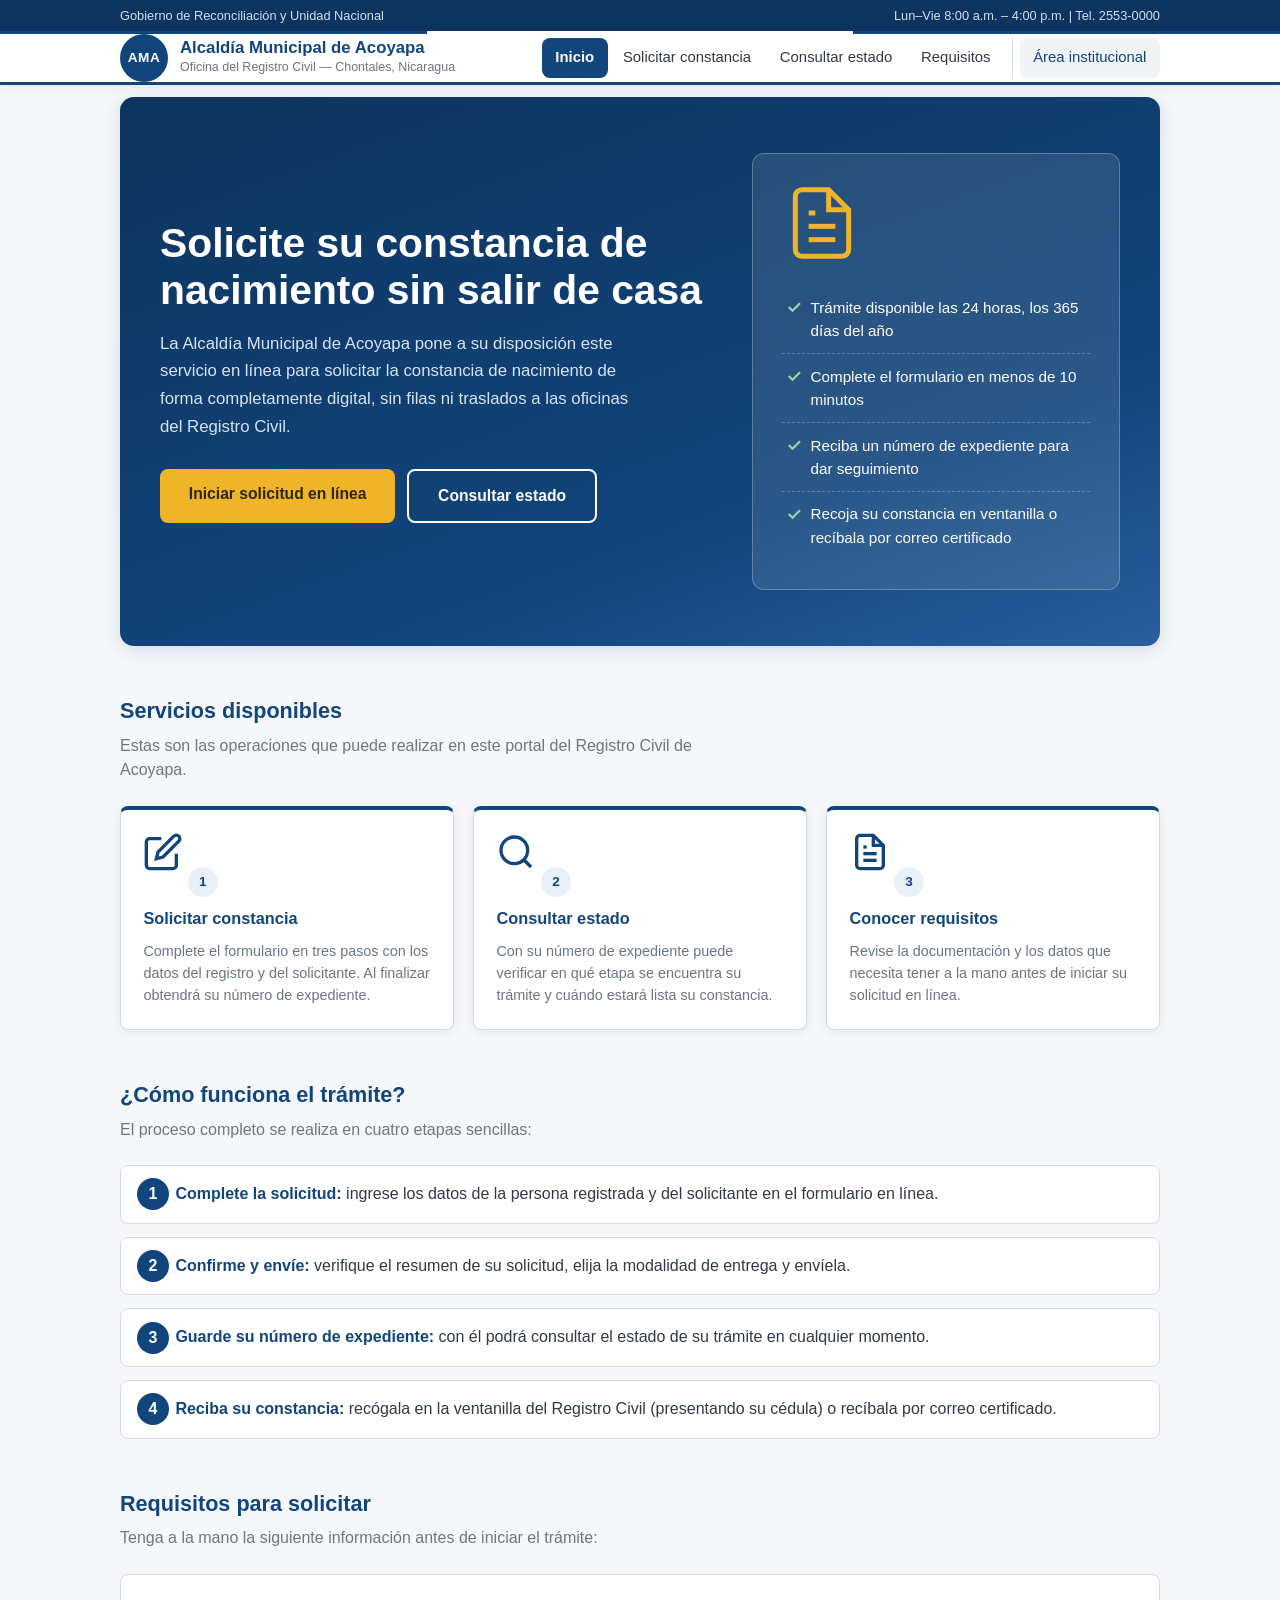
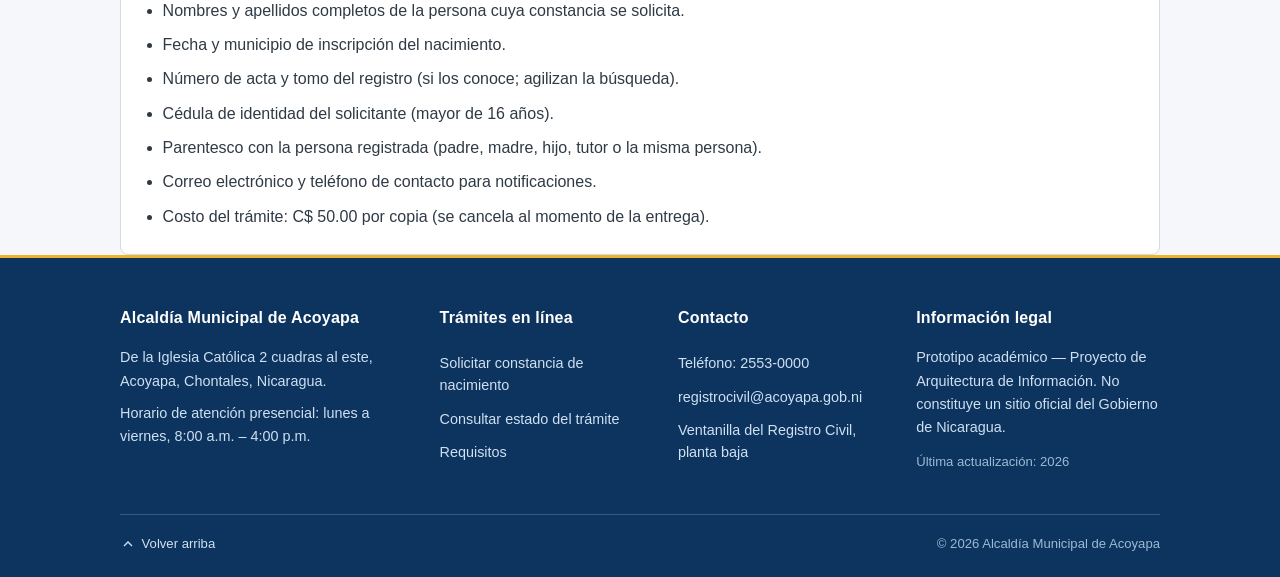
<file: index.html>
<!DOCTYPE html>
<html lang="es">
<head>
  <meta charset="UTF-8">
  <meta name="viewport" content="width=device-width, initial-scale=1.0">
  <title>Constancia de Nacimiento en Línea — Alcaldía Municipal de Acoyapa</title>
  <meta name="description" content="Solicite su constancia de nacimiento en línea ante la Alcaldía Municipal de Acoyapa, Chontales, Nicaragua. Trámite 100% digital.">
  <link rel="stylesheet" href="css/style.css">
</head>
<body>

  <div class="topbar">
    <div class="contenedor">
      <span>Gobierno de Reconciliación y Unidad Nacional</span>
      <span>Lun–Vie 8:00 a.m. – 4:00 p.m. | Tel. 2553-0000</span>
    </div>
  </div>

  <header>
    <div class="contenedor header-interno">
      <a class="marca" href="index.html">
        <div class="escudo">AMA</div>
        <div>
          <h1>Alcaldía Municipal de Acoyapa</h1>
          <span>Oficina del Registro Civil — Chontales, Nicaragua</span>
        </div>
      </a>
      <button class="boton-menu" id="botonMenu" aria-label="Abrir menú" aria-expanded="false" aria-controls="navPrincipal">
        <svg class="icono-menu" viewBox="0 0 24 24" fill="none" stroke="currentColor" stroke-width="2" stroke-linecap="round" aria-hidden="true">
          <line x1="4" y1="6" x2="20" y2="6"/>
          <line x1="4" y1="12" x2="20" y2="12"/>
          <line x1="4" y1="18" x2="20" y2="18"/>
        </svg>
      </button>
      <nav class="principal" id="navPrincipal" aria-label="Navegación principal">
        <ul>
          <li><a href="index.html" class="activo">Inicio</a></li>
          <li><a href="solicitud.html">Solicitar constancia</a></li>
          <li><a href="consulta.html">Consultar estado</a></li>
          <li><a href="requisitos.html">Requisitos</a></li>
          <li class="institucional"><a href="admin.html">Área institucional</a></li>
        </ul>
      </nav>
    </div>
  </header>

  <main class="contenedor">

    <!-- Presentación del servicio -->
    <section class="hero">
      <div>
        <h2>Solicite su constancia de nacimiento sin salir de casa</h2>
        <p>La Alcaldía Municipal de Acoyapa pone a su disposición este servicio en línea
           para solicitar la constancia de nacimiento de forma completamente digital,
           sin filas ni traslados a las oficinas del Registro Civil.</p>
        <div class="hero-ctas">
          <a class="btn btn-acento" href="solicitud.html">Iniciar solicitud en línea</a>
          <a class="btn btn-contorno" href="consulta.html" style="color:#fff;border-color:#fff">Consultar estado</a>
        </div>
      </div>
      <div class="hero-ilustracion">
        <svg class="icono" width="80" height="80" viewBox="0 0 24 24" fill="none" stroke="currentColor" stroke-width="1.5" style="margin-bottom:1rem;color:#f0b429" aria-hidden="true">
          <path d="M14 2H6a2 2 0 0 0-2 2v16a2 2 0 0 0 2 2h12a2 2 0 0 0 2-2V8z"/>
          <polyline points="14 2 14 8 20 8"/>
          <line x1="16" y1="13" x2="8" y2="13"/>
          <line x1="16" y1="17" x2="8" y2="17"/>
          <polyline points="10 9 9 9 8 9"/>
        </svg>
        <ul>
          <li>Trámite disponible las 24 horas, los 365 días del año</li>
          <li>Complete el formulario en menos de 10 minutos</li>
          <li>Reciba un número de expediente para dar seguimiento</li>
          <li>Recoja su constancia en ventanilla o recíbala por correo certificado</li>
        </ul>
      </div>
    </section>

    <!-- Qué puede hacer en el portal -->
    <section class="seccion">
      <h3>Servicios disponibles</h3>
      <p>Estas son las operaciones que puede realizar en este portal del Registro Civil de Acoyapa.</p>
      <div class="tarjetas">
        <a class="tarjeta" href="solicitud.html">
          <svg class="icono" viewBox="0 0 24 24" fill="none" stroke="currentColor" stroke-width="2" aria-hidden="true">
            <path d="M11 4H4a2 2 0 0 0-2 2v14a2 2 0 0 0 2 2h14a2 2 0 0 0 2-2v-7"/>
            <path d="M18.5 2.5a2.121 2.121 0 0 1 3 3L12 15l-4 1 1-4 9.5-9.5z"/>
          </svg>
          <span class="numero">1</span>
          <h4>Solicitar constancia</h4>
          <p>Complete el formulario en tres pasos con los datos del registro y del solicitante.
             Al finalizar obtendrá su número de expediente.</p>
        </a>
        <a class="tarjeta" href="consulta.html">
          <svg class="icono" viewBox="0 0 24 24" fill="none" stroke="currentColor" stroke-width="2" aria-hidden="true">
            <circle cx="11" cy="11" r="8"/>
            <line x1="21" y1="21" x2="16.65" y2="16.65"/>
          </svg>
          <span class="numero">2</span>
          <h4>Consultar estado</h4>
          <p>Con su número de expediente puede verificar en qué etapa se encuentra su trámite
             y cuándo estará lista su constancia.</p>
        </a>
        <a class="tarjeta" href="requisitos.html">
          <svg class="icono" viewBox="0 0 24 24" fill="none" stroke="currentColor" stroke-width="2" aria-hidden="true">
            <path d="M14 2H6a2 2 0 0 0-2 2v16a2 2 0 0 0 2 2h12a2 2 0 0 0 2-2V8z"/>
            <polyline points="14 2 14 8 20 8"/>
            <line x1="16" y1="13" x2="8" y2="13"/>
            <line x1="16" y1="17" x2="8" y2="17"/>
            <polyline points="10 9 9 9 8 9"/>
          </svg>
          <span class="numero">3</span>
          <h4>Conocer requisitos</h4>
          <p>Revise la documentación y los datos que necesita tener a la mano antes de
             iniciar su solicitud en línea.</p>
        </a>
      </div>
    </section>

    <!-- Cómo funciona -->
    <section class="seccion">
      <h3>¿Cómo funciona el trámite?</h3>
      <p>El proceso completo se realiza en cuatro etapas sencillas:</p>
      <div class="pasos">
        <div class="paso"><strong>Complete la solicitud:</strong> ingrese los datos de la persona registrada
          y del solicitante en el formulario en línea.</div>
        <div class="paso"><strong>Confirme y envíe:</strong> verifique el resumen de su solicitud,
          elija la modalidad de entrega y envíela.</div>
        <div class="paso"><strong>Guarde su número de expediente:</strong> con él podrá consultar
          el estado de su trámite en cualquier momento.</div>
        <div class="paso"><strong>Reciba su constancia:</strong> recógala en la ventanilla del Registro Civil
          (presentando su cédula) o recíbala por correo certificado.</div>
      </div>
    </section>

    <!-- Requisitos -->
    <section class="seccion" id="requisitos">
      <h3>Requisitos para solicitar</h3>
      <p>Tenga a la mano la siguiente información antes de iniciar el trámite:</p>
      <ul class="requisitos-lista">
        <li>Nombres y apellidos completos de la persona cuya constancia se solicita.</li>
        <li>Fecha y municipio de inscripción del nacimiento.</li>
        <li>Número de acta y tomo del registro (si los conoce; agilizan la búsqueda).</li>
        <li>Cédula de identidad del solicitante (mayor de 16 años).</li>
        <li>Parentesco con la persona registrada (padre, madre, hijo, tutor o la misma persona).</li>
        <li>Correo electrónico y teléfono de contacto para notificaciones.</li>
        <li>Costo del trámite: C$ 50.00 por copia (se cancela al momento de la entrega).</li>
      </ul>
    </section>

  </main>

  <footer>
    <div class="contenedor">
      <div class="footer-grid">
        <div class="footer-col footer-institucion">
          <h5>Alcaldía Municipal de Acoyapa</h5>
          <p class="footer-direccion">De la Iglesia Católica 2 cuadras al este, Acoyapa, Chontales, Nicaragua.</p>
          <p class="footer-horario">Horario de atención presencial: lunes a viernes, 8:00 a.m. – 4:00 p.m.</p>
        </div>
        <div class="footer-col">
          <h5>Trámites en línea</h5>
          <ul>
            <li><a href="solicitud.html">Solicitar constancia de nacimiento</a></li>
            <li><a href="consulta.html">Consultar estado del trámite</a></li>
            <li><a href="requisitos.html">Requisitos</a></li>
          </ul>
        </div>
        <div class="footer-col">
          <h5>Contacto</h5>
          <ul>
            <li><a href="tel:2553-0000">Teléfono: 2553-0000</a></li>
            <li><a href="mailto:registrocivil@acoyapa.gob.ni">registrocivil@acoyapa.gob.ni</a></li>
            <li>Ventanilla del Registro Civil, planta baja</li>
          </ul>
        </div>
        <div class="footer-col footer-legal-col">
          <h5>Información legal</h5>
          <p>Prototipo académico — Proyecto de Arquitectura de Información. No constituye un sitio oficial del Gobierno de Nicaragua.</p>
          <p class="footer-actualizacion">Última actualización: 2026</p>
        </div>
      </div>
      <div class="footer-bottom">
        <a href="#" class="volver-arriba" id="volverArriba">
          <svg viewBox="0 0 24 24" fill="none" stroke="currentColor" stroke-width="2" aria-hidden="true">
            <polyline points="18 15 12 9 6 15"></polyline>
          </svg>
          Volver arriba
        </a>
        <span class="footer-copy">© 2026 Alcaldía Municipal de Acoyapa</span>
      </div>
    </div>
  </footer>

  <script src="js/validaciones.js"></script>
  <script src="js/main.js"></script>
</body>
</html>
</file>
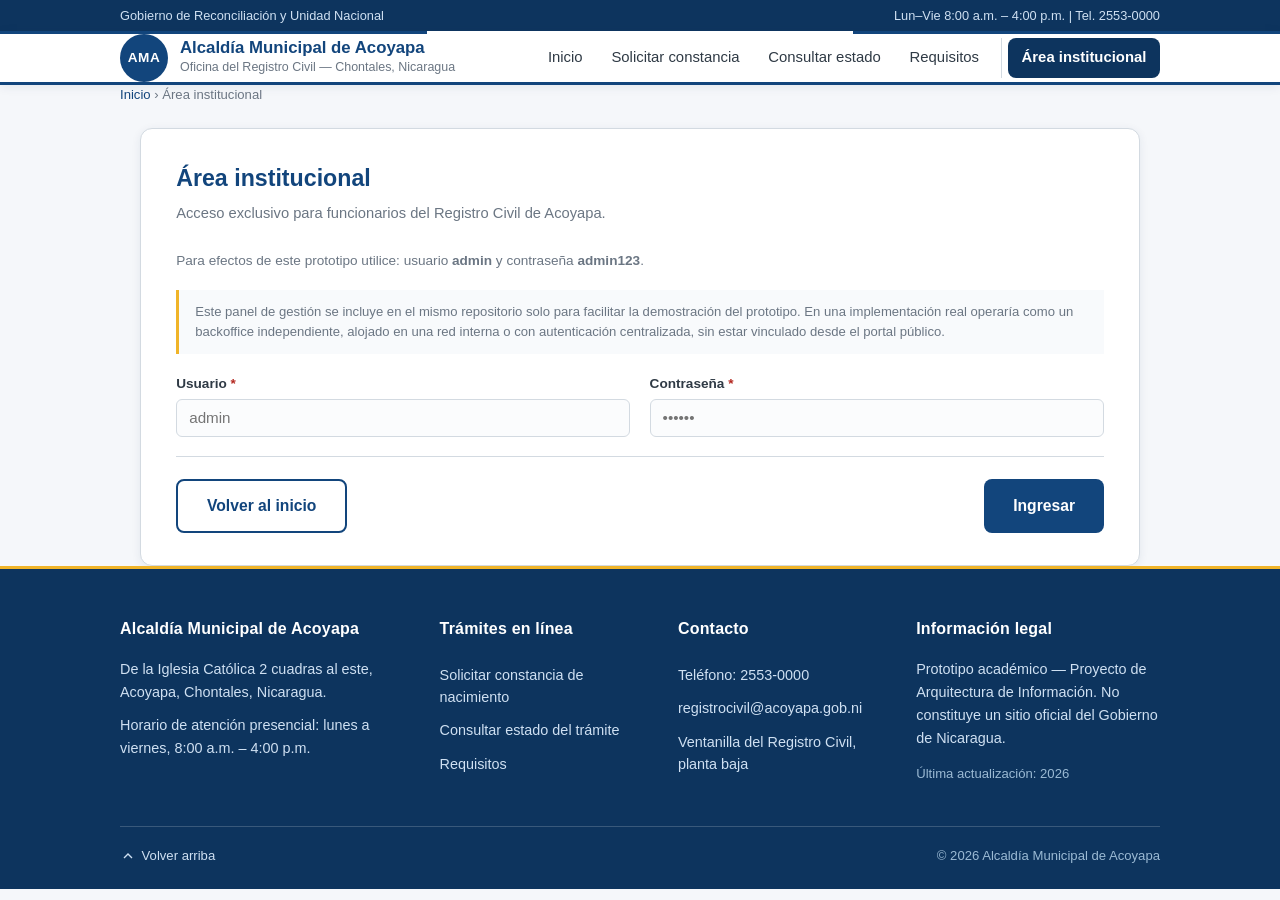
<file: admin.html>
<!DOCTYPE html>
<html lang="es">
<head>
  <meta charset="UTF-8">
  <meta name="viewport" content="width=device-width, initial-scale=1.0">
  <title>Área institucional — Alcaldía Municipal de Acoyapa</title>
  <meta name="description" content="Panel administrativo para funcionarios del Registro Civil de Acoyapa. Gestión de solicitudes de constancia de nacimiento.">
  <link rel="stylesheet" href="css/style.css">
</head>
<body>

  <div class="topbar">
    <div class="contenedor">
      <span>Gobierno de Reconciliación y Unidad Nacional</span>
      <span>Lun–Vie 8:00 a.m. – 4:00 p.m. | Tel. 2553-0000</span>
    </div>
  </div>

  <header>
    <div class="contenedor header-interno">
      <a class="marca" href="index.html">
        <div class="escudo">AMA</div>
        <div>
          <h1>Alcaldía Municipal de Acoyapa</h1>
          <span>Oficina del Registro Civil — Chontales, Nicaragua</span>
        </div>
      </a>
      <button class="boton-menu" id="botonMenu" aria-label="Abrir menú" aria-expanded="false" aria-controls="navPrincipal">
        <svg class="icono-menu" viewBox="0 0 24 24" fill="none" stroke="currentColor" stroke-width="2" stroke-linecap="round" aria-hidden="true">
          <line x1="4" y1="6" x2="20" y2="6"/>
          <line x1="4" y1="12" x2="20" y2="12"/>
          <line x1="4" y1="18" x2="20" y2="18"/>
        </svg>
      </button>
      <nav class="principal" id="navPrincipal" aria-label="Navegación principal">
        <ul>
          <li><a href="index.html">Inicio</a></li>
          <li><a href="solicitud.html">Solicitar constancia</a></li>
          <li><a href="consulta.html">Consultar estado</a></li>
          <li><a href="requisitos.html">Requisitos</a></li>
          <li class="institucional"><a href="admin.html" class="activo">Área institucional</a></li>
        </ul>
      </nav>
    </div>
  </header>

  <main class="contenedor">

    <nav class="migas" aria-label="Migas de pan">
      <a href="index.html">Inicio</a> &rsaquo; Área institucional
    </nav>

    <div class="panel-form panel-admin">

      <!-- Login -->
      <section id="seccionLogin">
        <h2>Área institucional</h2>
        <p class="sub">Acceso exclusivo para funcionarios del Registro Civil de Acoyapa.</p>
        <p class="login-inst">Para efectos de este prototipo utilice: usuario <strong>admin</strong> y contraseña <strong>admin123</strong>.</p>
        <p class="nota-prototipo">Este panel de gestión se incluye en el mismo repositorio solo para facilitar la demostración del prototipo. En una implementación real operaría como un backoffice independiente, alojado en una red interna o con autenticación centralizada, sin estar vinculado desde el portal público.</p>

        <form id="formLogin" novalidate>
          <div class="grupo-campos">
            <div class="campo">
              <label for="usuarioAdmin">Usuario <span class="req">*</span></label>
              <input type="text" id="usuarioAdmin" data-validar="admin-usuario" required
                     placeholder="admin" autocomplete="username">
              <span class="mensaje-error"></span>
            </div>
            <div class="campo">
              <label for="claveAdmin">Contraseña <span class="req">*</span></label>
              <input type="password" id="claveAdmin" data-validar="admin-clave" required
                     placeholder="••••••" autocomplete="current-password">
              <span class="mensaje-error"></span>
            </div>
          </div>
          <div class="acciones-form" style="margin-top:1.2rem">
            <a class="btn btn-contorno" href="index.html">Volver al inicio</a>
            <button type="submit" class="btn btn-primario">Ingresar</button>
          </div>
        </form>
      </section>

      <!-- Dashboard -->
      <section id="seccionDashboard" style="display:none">
        <div style="display:flex;justify-content:space-between;align-items:center;flex-wrap:wrap;gap:1rem;margin-bottom:1.2rem">
          <h2>Panel de gestión de trámites</h2>
          <button type="button" class="btn btn-peligro" id="btnLogout">Cerrar sesión</button>
        </div>

        <div class="resumen-stats" id="resumenStats">
          <!-- Se llena con JavaScript -->
        </div>

        <div class="tabla-contenedor">
          <table class="tabla-solicitudes" id="tablaSolicitudes">
            <thead>
              <tr>
                <th>Expediente</th>
                <th>Registrado</th>
                <th>Solicitante</th>
                <th>Cédula</th>
                <th>Fecha</th>
                <th>Estado</th>
                <th>Modalidad</th>
                <th>Acción</th>
              </tr>
            </thead>
            <tbody id="cuerpoTablaSolicitudes">
              <!-- Se llena con JavaScript -->
            </tbody>
          </table>
          <div class="mensaje-vacio" id="mensajeVacio" style="display:none">
            No hay solicitudes registradas en el sistema.
          </div>
        </div>
      </section>

    </div>

  </main>

  <footer>
    <div class="contenedor">
      <div class="footer-grid">
        <div class="footer-col footer-institucion">
          <h5>Alcaldía Municipal de Acoyapa</h5>
          <p class="footer-direccion">De la Iglesia Católica 2 cuadras al este, Acoyapa, Chontales, Nicaragua.</p>
          <p class="footer-horario">Horario de atención presencial: lunes a viernes, 8:00 a.m. – 4:00 p.m.</p>
        </div>
        <div class="footer-col">
          <h5>Trámites en línea</h5>
          <ul>
            <li><a href="solicitud.html">Solicitar constancia de nacimiento</a></li>
            <li><a href="consulta.html">Consultar estado del trámite</a></li>
            <li><a href="requisitos.html">Requisitos</a></li>
          </ul>
        </div>
        <div class="footer-col">
          <h5>Contacto</h5>
          <ul>
            <li><a href="tel:2553-0000">Teléfono: 2553-0000</a></li>
            <li><a href="mailto:registrocivil@acoyapa.gob.ni">registrocivil@acoyapa.gob.ni</a></li>
            <li>Ventanilla del Registro Civil, planta baja</li>
          </ul>
        </div>
        <div class="footer-col footer-legal-col">
          <h5>Información legal</h5>
          <p>Prototipo académico — Proyecto de Arquitectura de Información. No constituye un sitio oficial del Gobierno de Nicaragua.</p>
          <p class="footer-actualizacion">Última actualización: 2026</p>
        </div>
      </div>
      <div class="footer-bottom">
        <a href="#" class="volver-arriba" id="volverArriba">
          <svg viewBox="0 0 24 24" fill="none" stroke="currentColor" stroke-width="2" aria-hidden="true">
            <polyline points="18 15 12 9 6 15"></polyline>
          </svg>
          Volver arriba
        </a>
        <span class="footer-copy">© 2026 Alcaldía Municipal de Acoyapa</span>
      </div>
    </div>
  </footer>

  <script src="js/validaciones.js"></script>
  <script src="js/main.js"></script>
</body>
</html>
</file>
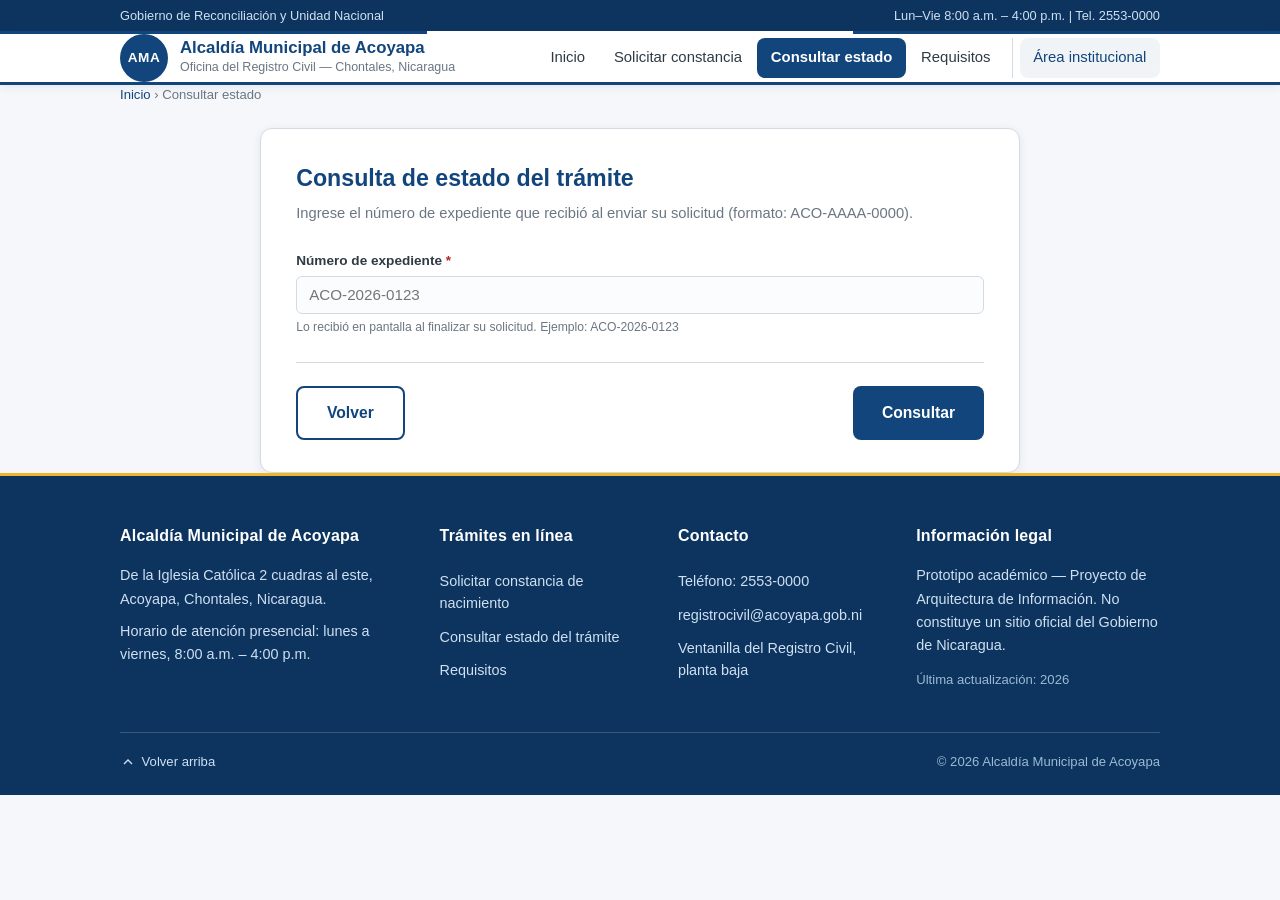
<file: consulta.html>
<!DOCTYPE html>
<html lang="es">
<head>
  <meta charset="UTF-8">
  <meta name="viewport" content="width=device-width, initial-scale=1.0">
  <title>Consultar estado del trámite — Alcaldía Municipal de Acoyapa</title>
  <meta name="description" content="Consulte el estado de su solicitud de constancia de nacimiento con su número de expediente.">
  <link rel="stylesheet" href="css/style.css">
</head>
<body>

  <div class="topbar">
    <div class="contenedor">
      <span>Gobierno de Reconciliación y Unidad Nacional</span>
      <span>Lun–Vie 8:00 a.m. – 4:00 p.m. | Tel. 2553-0000</span>
    </div>
  </div>

  <header>
    <div class="contenedor header-interno">
      <a class="marca" href="index.html">
        <div class="escudo">AMA</div>
        <div>
          <h1>Alcaldía Municipal de Acoyapa</h1>
          <span>Oficina del Registro Civil — Chontales, Nicaragua</span>
        </div>
      </a>
      <button class="boton-menu" id="botonMenu" aria-label="Abrir menú" aria-expanded="false" aria-controls="navPrincipal">
        <svg class="icono-menu" viewBox="0 0 24 24" fill="none" stroke="currentColor" stroke-width="2" stroke-linecap="round" aria-hidden="true">
          <line x1="4" y1="6" x2="20" y2="6"/>
          <line x1="4" y1="12" x2="20" y2="12"/>
          <line x1="4" y1="18" x2="20" y2="18"/>
        </svg>
      </button>
      <nav class="principal" id="navPrincipal" aria-label="Navegación principal">
        <ul>
          <li><a href="index.html">Inicio</a></li>
          <li><a href="solicitud.html">Solicitar constancia</a></li>
          <li><a href="consulta.html" class="activo">Consultar estado</a></li>
          <li><a href="requisitos.html">Requisitos</a></li>
          <li class="institucional"><a href="admin.html">Área institucional</a></li>
        </ul>
      </nav>
    </div>
  </header>

  <main class="contenedor">

    <nav class="migas" aria-label="Migas de pan">
      <a href="index.html">Inicio</a> &rsaquo; Consultar estado
    </nav>

    <div class="panel-form">
      <h2>Consulta de estado del trámite</h2>
      <p class="sub">Ingrese el número de expediente que recibió al enviar su solicitud
        (formato: ACO-AAAA-0000).</p>

      <form id="formConsulta" novalidate>
        <div class="grupo-campos">
          <div class="campo completo">
            <label for="consultaExpediente">Número de expediente <span class="req">*</span></label>
            <input type="text" id="consultaExpediente" data-validar="expediente" required
                   placeholder="ACO-2026-0123" maxlength="13" style="text-transform:uppercase">
            <span class="ayuda">Lo recibió en pantalla al finalizar su solicitud. Ejemplo: ACO-2026-0123</span>
            <span class="mensaje-error"></span>
          </div>
        </div>
        <div class="acciones-form">
          <a class="btn btn-contorno" href="index.html">Volver</a>
          <button type="submit" class="btn btn-primario">Consultar</button>
        </div>
      </form>

      <!-- Resultado de la consulta -->
      <div class="resultado-consulta" id="resultadoConsulta">
        <div id="resultadoEncontrado" style="display:none">
          <h3 style="color:var(--azul); font-size:1.1rem">
            Estado del expediente <span id="expedienteMostrado"></span>
          </h3>
          <div class="resumen" style="margin-bottom:1.2rem">
            <dl>
              <div><dt>Solicitante</dt><dd id="infoSolicitante"></dd></div>
              <div><dt>Cédula</dt><dd id="infoCedula"></dd></div>
              <div><dt>Persona registrada</dt><dd id="infoRegistrado"></dd></div>
              <div><dt>Modalidad de entrega</dt><dd id="infoEntrega"></dd></div>
              <div><dt>Copias solicitadas</dt><dd id="infoCopias"></dd></div>
              <div><dt>Fecha de solicitud</dt><dd id="infoFecha"></dd></div>
            </dl>
          </div>
          <ul class="linea-tiempo" id="lineaTiempo">
            <li data-estado="Recibida">
              <strong>1. Solicitud recibida</strong>
              <span>El sistema registró su solicitud y asignó el número de expediente.</span>
            </li>
            <li data-estado="En revisión">
              <strong>2. Verificación del registro</strong>
              <span>La Oficina del Registro Civil verifica los datos del acta de nacimiento.</span>
            </li>
            <li data-estado="Lista para entrega">
              <strong>3. Constancia lista para entrega</strong>
              <span>Documento disponible según la modalidad de entrega elegida.</span>
            </li>
            <li data-estado="Entregada">
              <strong>4. Constancia entregada</strong>
              <span>El solicitante recibió la constancia según la modalidad elegida.</span>
            </li>
          </ul>
          <p style="margin-top:1rem; background:var(--azul-claro); border-radius:8px; padding:0.9rem 1.1rem; font-size:0.9rem">
            <strong>Estado actual:</strong> <span id="mensajeEstado"></span>
          </p>
        </div>

        <div id="resultadoNoEncontrado" class="aviso-error" style="display:none;background:#fff3f3;border:1px solid #f0c2c2;border-left:5px solid var(--error);border-radius:8px;padding:1.2rem 1.4rem;text-align:center">
          <h3 style="color:var(--error);margin-bottom:0.4rem">Expediente no encontrado</h3>
          <p>No existe una solicitud registrada con el número <strong id="expedienteNoEncontrado"></strong>.</p>
          <p style="font-size:0.85rem;color:var(--gris-suave);margin-top:0.5rem">Verifique que el número de expediente sea correcto o inicie una nueva solicitud.</p>
          <br>
          <a class="btn btn-primario" href="solicitud.html">Nueva solicitud</a>
        </div>
      </div>
    </div>

  </main>

  <footer>
    <div class="contenedor">
      <div class="footer-grid">
        <div class="footer-col footer-institucion">
          <h5>Alcaldía Municipal de Acoyapa</h5>
          <p class="footer-direccion">De la Iglesia Católica 2 cuadras al este, Acoyapa, Chontales, Nicaragua.</p>
          <p class="footer-horario">Horario de atención presencial: lunes a viernes, 8:00 a.m. – 4:00 p.m.</p>
        </div>
        <div class="footer-col">
          <h5>Trámites en línea</h5>
          <ul>
            <li><a href="solicitud.html">Solicitar constancia de nacimiento</a></li>
            <li><a href="consulta.html">Consultar estado del trámite</a></li>
            <li><a href="requisitos.html">Requisitos</a></li>
          </ul>
        </div>
        <div class="footer-col">
          <h5>Contacto</h5>
          <ul>
            <li><a href="tel:2553-0000">Teléfono: 2553-0000</a></li>
            <li><a href="mailto:registrocivil@acoyapa.gob.ni">registrocivil@acoyapa.gob.ni</a></li>
            <li>Ventanilla del Registro Civil, planta baja</li>
          </ul>
        </div>
        <div class="footer-col footer-legal-col">
          <h5>Información legal</h5>
          <p>Prototipo académico — Proyecto de Arquitectura de Información. No constituye un sitio oficial del Gobierno de Nicaragua.</p>
          <p class="footer-actualizacion">Última actualización: 2026</p>
        </div>
      </div>
      <div class="footer-bottom">
        <a href="#" class="volver-arriba" id="volverArriba">
          <svg viewBox="0 0 24 24" fill="none" stroke="currentColor" stroke-width="2" aria-hidden="true">
            <polyline points="18 15 12 9 6 15"></polyline>
          </svg>
          Volver arriba
        </a>
        <span class="footer-copy">© 2026 Alcaldía Municipal de Acoyapa</span>
      </div>
    </div>
  </footer>

  <script src="js/validaciones.js"></script>
  <script src="js/main.js"></script>
</body>
</html>
</file>
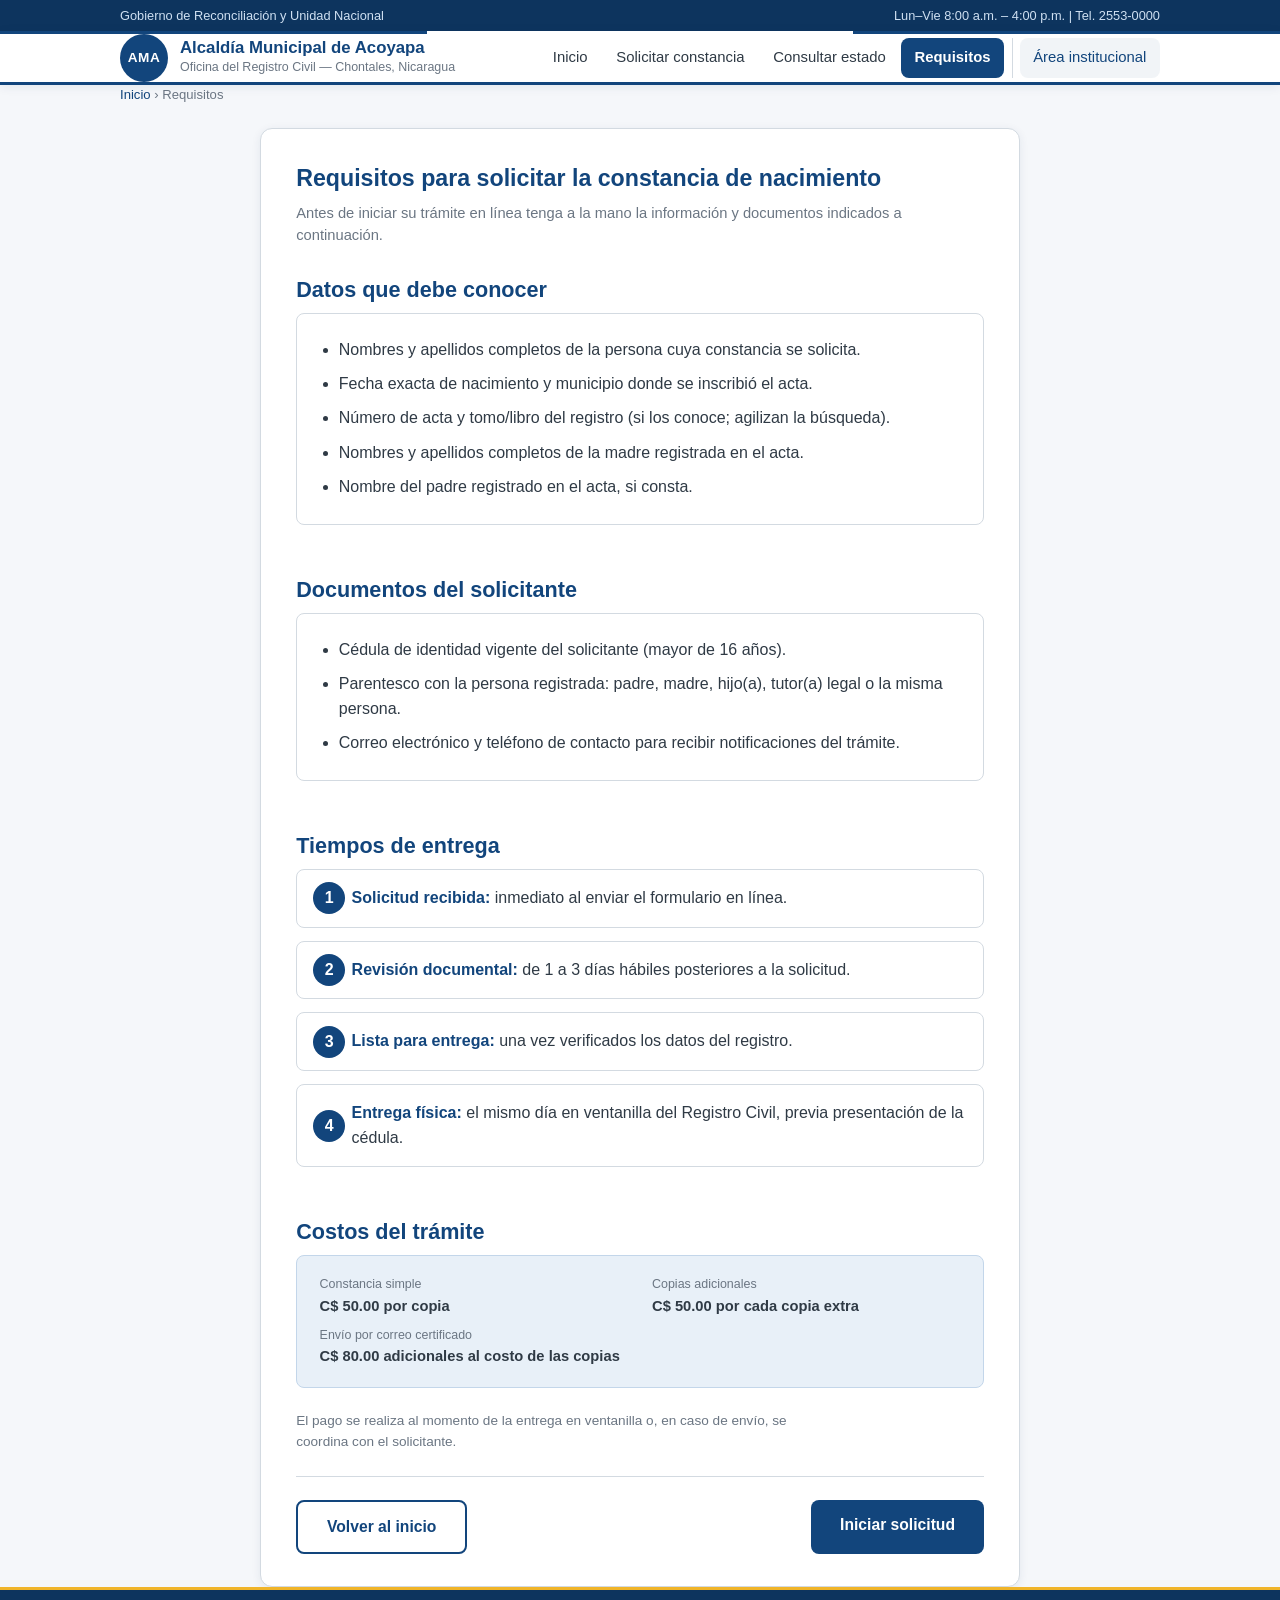
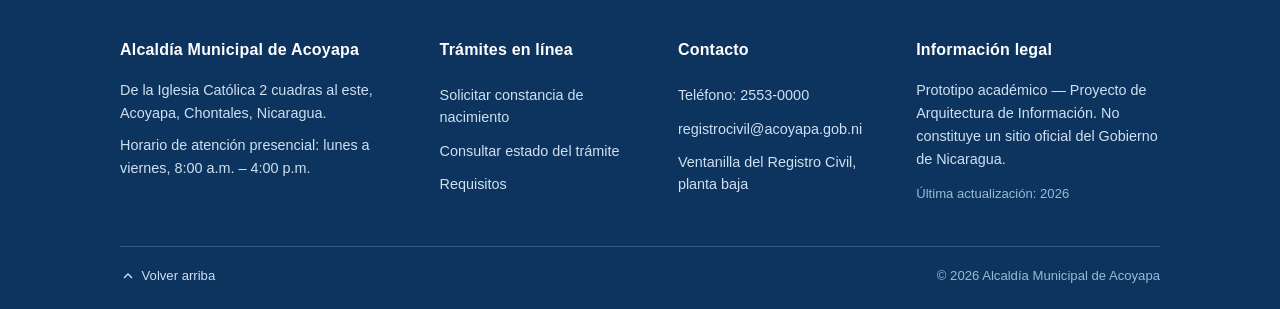
<file: requisitos.html>
<!DOCTYPE html>
<html lang="es">
<head>
  <meta charset="UTF-8">
  <meta name="viewport" content="width=device-width, initial-scale=1.0">
  <title>Requisitos — Constancia de Nacimiento — Alcaldía Municipal de Acoyapa</title>
  <meta name="description" content="Requisitos, documentos, tiempos de entrega y costos para solicitar la constancia de nacimiento en Acoyapa, Chontales.">
  <link rel="stylesheet" href="css/style.css">
</head>
<body>

  <div class="topbar">
    <div class="contenedor">
      <span>Gobierno de Reconciliación y Unidad Nacional</span>
      <span>Lun–Vie 8:00 a.m. – 4:00 p.m. | Tel. 2553-0000</span>
    </div>
  </div>

  <header>
    <div class="contenedor header-interno">
      <a class="marca" href="index.html">
        <div class="escudo">AMA</div>
        <div>
          <h1>Alcaldía Municipal de Acoyapa</h1>
          <span>Oficina del Registro Civil — Chontales, Nicaragua</span>
        </div>
      </a>
      <button class="boton-menu" id="botonMenu" aria-label="Abrir menú" aria-expanded="false" aria-controls="navPrincipal">
        <svg class="icono-menu" viewBox="0 0 24 24" fill="none" stroke="currentColor" stroke-width="2" stroke-linecap="round" aria-hidden="true">
          <line x1="4" y1="6" x2="20" y2="6"/>
          <line x1="4" y1="12" x2="20" y2="12"/>
          <line x1="4" y1="18" x2="20" y2="18"/>
        </svg>
      </button>
      <nav class="principal" id="navPrincipal" aria-label="Navegación principal">
        <ul>
          <li><a href="index.html">Inicio</a></li>
          <li><a href="solicitud.html">Solicitar constancia</a></li>
          <li><a href="consulta.html">Consultar estado</a></li>
          <li><a href="requisitos.html" class="activo">Requisitos</a></li>
          <li class="institucional"><a href="admin.html">Área institucional</a></li>
        </ul>
      </nav>
    </div>
  </header>

  <main class="contenedor">

    <nav class="migas" aria-label="Migas de pan">
      <a href="index.html">Inicio</a> &rsaquo; Requisitos
    </nav>

    <div class="panel-form">
      <h2>Requisitos para solicitar la constancia de nacimiento</h2>
      <p class="sub">Antes de iniciar su trámite en línea tenga a la mano la información y documentos indicados a continuación.</p>

      <section class="seccion" style="margin-top:0">
        <h3>Datos que debe conocer</h3>
        <ul class="requisitos-lista">
          <li>Nombres y apellidos completos de la persona cuya constancia se solicita.</li>
          <li>Fecha exacta de nacimiento y municipio donde se inscribió el acta.</li>
          <li>Número de acta y tomo/libro del registro (si los conoce; agilizan la búsqueda).</li>
          <li>Nombres y apellidos completos de la madre registrada en el acta.</li>
          <li>Nombre del padre registrado en el acta, si consta.</li>
        </ul>
      </section>

      <section class="seccion">
        <h3>Documentos del solicitante</h3>
        <ul class="requisitos-lista">
          <li>Cédula de identidad vigente del solicitante (mayor de 16 años).</li>
          <li>Parentesco con la persona registrada: padre, madre, hijo(a), tutor(a) legal o la misma persona.</li>
          <li>Correo electrónico y teléfono de contacto para recibir notificaciones del trámite.</li>
        </ul>
      </section>

      <section class="seccion">
        <h3>Tiempos de entrega</h3>
        <div class="pasos">
          <div class="paso"><strong>Solicitud recibida:</strong> inmediato al enviar el formulario en línea.</div>
          <div class="paso"><strong>Revisión documental:</strong> de 1 a 3 días hábiles posteriores a la solicitud.</div>
          <div class="paso"><strong>Lista para entrega:</strong> una vez verificados los datos del registro.</div>
          <div class="paso"><strong>Entrega física:</strong> el mismo día en ventanilla del Registro Civil, previa presentación de la cédula.</div>
        </div>
      </section>

      <section class="seccion">
        <h3>Costos del trámite</h3>
        <div class="resumen">
          <dl>
            <div><dt>Constancia simple</dt><dd>C$ 50.00 por copia</dd></div>
            <div><dt>Copias adicionales</dt><dd>C$ 50.00 por cada copia extra</dd></div>
            <div><dt>Envío por correo certificado</dt><dd>C$ 80.00 adicionales al costo de las copias</dd></div>
          </dl>
        </div>
        <p style="font-size:0.85rem;color:var(--gris-suave);margin-top:0.8rem">El pago se realiza al momento de la entrega en ventanilla o, en caso de envío, se coordina con el solicitante.</p>
      </section>

      <div class="acciones-form" style="margin-top:1.5rem">
        <a class="btn btn-contorno" href="index.html">Volver al inicio</a>
        <a class="btn btn-primario" href="solicitud.html">Iniciar solicitud</a>
      </div>
    </div>

  </main>

  <footer>
    <div class="contenedor">
      <div class="footer-grid">
        <div class="footer-col footer-institucion">
          <h5>Alcaldía Municipal de Acoyapa</h5>
          <p class="footer-direccion">De la Iglesia Católica 2 cuadras al este, Acoyapa, Chontales, Nicaragua.</p>
          <p class="footer-horario">Horario de atención presencial: lunes a viernes, 8:00 a.m. – 4:00 p.m.</p>
        </div>
        <div class="footer-col">
          <h5>Trámites en línea</h5>
          <ul>
            <li><a href="solicitud.html">Solicitar constancia de nacimiento</a></li>
            <li><a href="consulta.html">Consultar estado del trámite</a></li>
            <li><a href="requisitos.html">Requisitos</a></li>
          </ul>
        </div>
        <div class="footer-col">
          <h5>Contacto</h5>
          <ul>
            <li><a href="tel:2553-0000">Teléfono: 2553-0000</a></li>
            <li><a href="mailto:registrocivil@acoyapa.gob.ni">registrocivil@acoyapa.gob.ni</a></li>
            <li>Ventanilla del Registro Civil, planta baja</li>
          </ul>
        </div>
        <div class="footer-col footer-legal-col">
          <h5>Información legal</h5>
          <p>Prototipo académico — Proyecto de Arquitectura de Información. No constituye un sitio oficial del Gobierno de Nicaragua.</p>
          <p class="footer-actualizacion">Última actualización: 2026</p>
        </div>
      </div>
      <div class="footer-bottom">
        <a href="#" class="volver-arriba" id="volverArriba">
          <svg viewBox="0 0 24 24" fill="none" stroke="currentColor" stroke-width="2" aria-hidden="true">
            <polyline points="18 15 12 9 6 15"></polyline>
          </svg>
          Volver arriba
        </a>
        <span class="footer-copy">© 2026 Alcaldía Municipal de Acoyapa</span>
      </div>
    </div>
  </footer>

  <script src="js/validaciones.js"></script>
  <script src="js/main.js"></script>
</body>
</html>
</file>
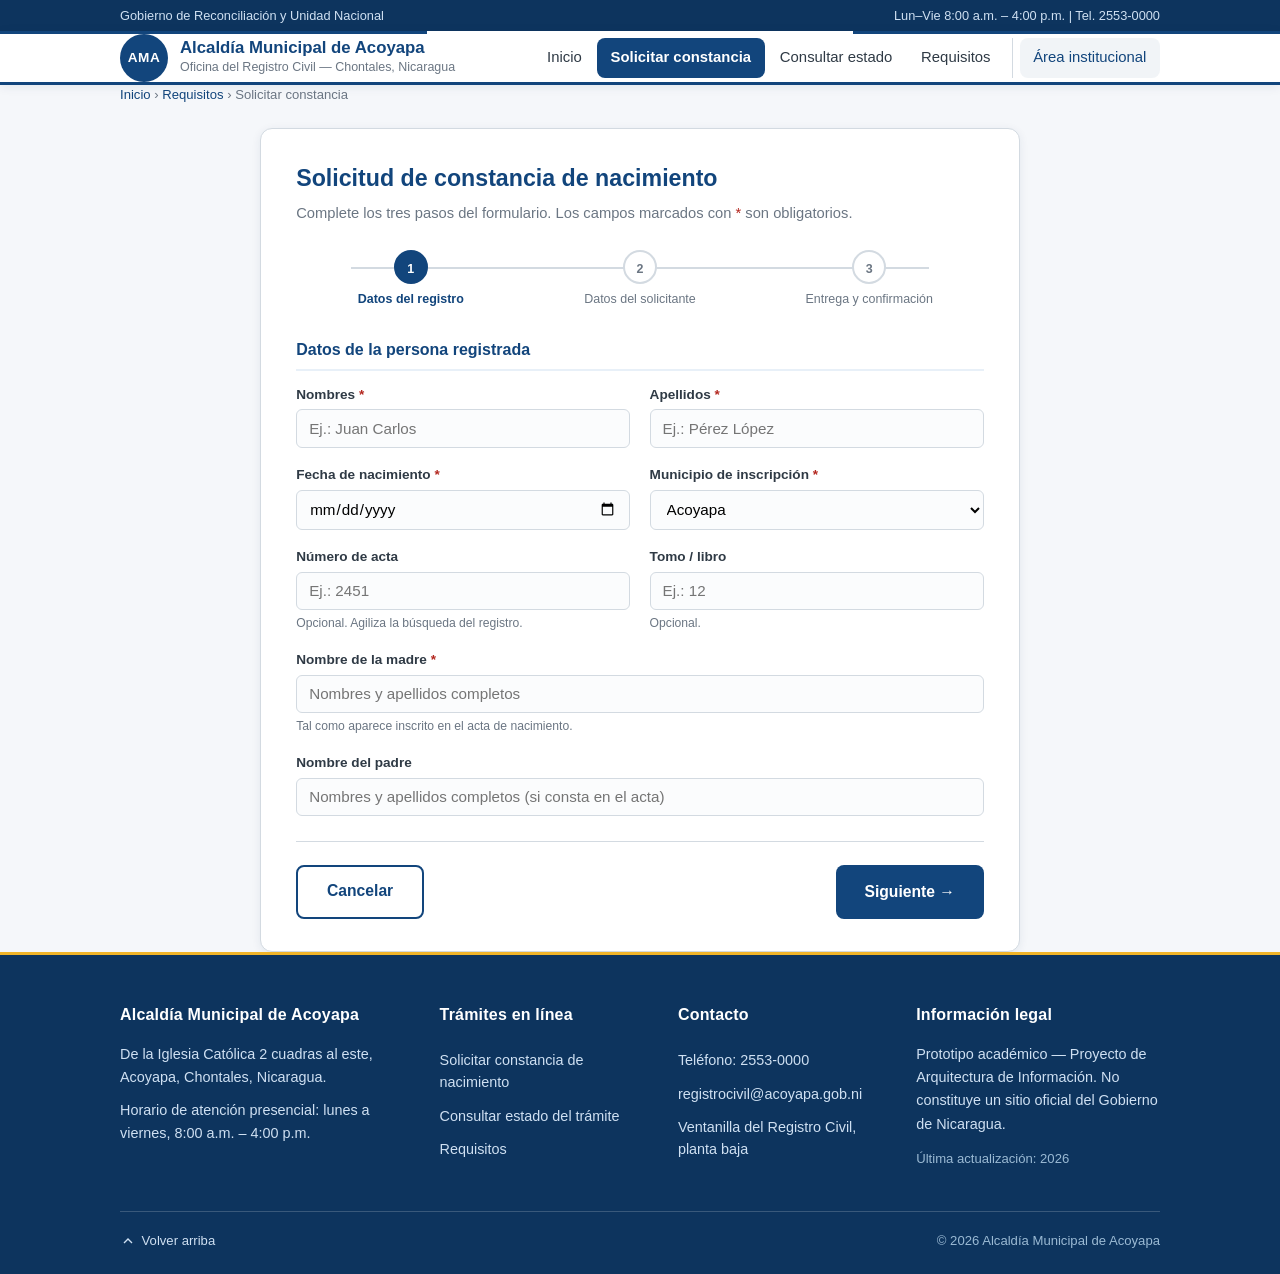
<file: solicitud.html>
<!DOCTYPE html>
<html lang="es">
<head>
  <meta charset="UTF-8">
  <meta name="viewport" content="width=device-width, initial-scale=1.0">
  <title>Solicitar constancia de nacimiento — Alcaldía Municipal de Acoyapa</title>
  <meta name="description" content="Formulario en línea para solicitar la constancia de nacimiento ante el Registro Civil de Acoyapa, Chontales.">
  <link rel="stylesheet" href="css/style.css">
</head>
<body>

  <div class="topbar">
    <div class="contenedor">
      <span>Gobierno de Reconciliación y Unidad Nacional</span>
      <span>Lun–Vie 8:00 a.m. – 4:00 p.m. | Tel. 2553-0000</span>
    </div>
  </div>

  <header>
    <div class="contenedor header-interno">
      <a class="marca" href="index.html">
        <div class="escudo">AMA</div>
        <div>
          <h1>Alcaldía Municipal de Acoyapa</h1>
          <span>Oficina del Registro Civil — Chontales, Nicaragua</span>
        </div>
      </a>
      <button class="boton-menu" id="botonMenu" aria-label="Abrir menú" aria-expanded="false" aria-controls="navPrincipal">
        <svg class="icono-menu" viewBox="0 0 24 24" fill="none" stroke="currentColor" stroke-width="2" stroke-linecap="round" aria-hidden="true">
          <line x1="4" y1="6" x2="20" y2="6"/>
          <line x1="4" y1="12" x2="20" y2="12"/>
          <line x1="4" y1="18" x2="20" y2="18"/>
        </svg>
      </button>
      <nav class="principal" id="navPrincipal" aria-label="Navegación principal">
        <ul>
          <li><a href="index.html">Inicio</a></li>
          <li><a href="solicitud.html" class="activo">Solicitar constancia</a></li>
          <li><a href="consulta.html">Consultar estado</a></li>
          <li><a href="requisitos.html">Requisitos</a></li>
          <li class="institucional"><a href="admin.html">Área institucional</a></li>
        </ul>
      </nav>
    </div>
  </header>

  <main class="contenedor">

    <nav class="migas" aria-label="Migas de pan">
      <a href="index.html">Inicio</a> &rsaquo; <a href="requisitos.html">Requisitos</a> &rsaquo; Solicitar constancia
    </nav>

    <div class="panel-form">
      <h2>Solicitud de constancia de nacimiento</h2>
      <p class="sub">Complete los tres pasos del formulario. Los campos marcados con
        <span style="color:var(--error)">*</span> son obligatorios.</p>

      <!-- Indicador de progreso del asistente -->
      <div class="indicador-pasos" id="indicadorPasos">
        <div class="paso-ind activo"><div class="punto">1</div>Datos del registro</div>
        <div class="paso-ind"><div class="punto">2</div>Datos del solicitante</div>
        <div class="paso-ind"><div class="punto">3</div>Entrega y confirmación</div>
      </div>

      <form id="asistenteSolicitud" novalidate>

        <!-- ============ PASO 1: DATOS DE LA PERSONA REGISTRADA ============ -->
        <section class="paso-form visible" aria-label="Paso 1: Datos de la persona registrada">
          <fieldset>
            <legend>Datos de la persona registrada</legend>
            <div class="grupo-campos">
              <div class="campo">
                <label for="nombreTitular">Nombres <span class="req">*</span></label>
                <input type="text" id="nombreTitular" data-validar="nombre" required
                       placeholder="Ej.: Juan Carlos" autocomplete="given-name">
                <span class="mensaje-error"></span>
              </div>
              <div class="campo">
                <label for="apellidosTitular">Apellidos <span class="req">*</span></label>
                <input type="text" id="apellidosTitular" data-validar="nombre" required
                       placeholder="Ej.: Pérez López" autocomplete="family-name">
                <span class="mensaje-error"></span>
              </div>
              <div class="campo">
                <label for="fechaNacimiento">Fecha de nacimiento <span class="req">*</span></label>
                <input type="date" id="fechaNacimiento" data-validar="fecha-nacimiento" required>
                <span class="mensaje-error"></span>
              </div>
              <div class="campo">
                <label for="municipioRegistro">Municipio de inscripción <span class="req">*</span></label>
                <select id="municipioRegistro" data-validar="seleccion" required>
                  <option value="">Seleccione…</option>
                  <option value="acoyapa" selected>Acoyapa</option>
                  <option value="comalapa">Comalapa</option>
                  <option value="juigalpa">Juigalpa</option>
                  <option value="la-libertad">La Libertad</option>
                  <option value="san-pedro">San Pedro de Lóvago</option>
                  <option value="santo-domingo">Santo Domingo</option>
                  <option value="otro">Otro municipio</option>
                </select>
                <span class="mensaje-error"></span>
              </div>
              <div class="campo">
                <label for="numeroActa">Número de acta</label>
                <input type="text" id="numeroActa" data-validar="numero-acta" inputmode="numeric"
                       placeholder="Ej.: 2451">
                <span class="ayuda">Opcional. Agiliza la búsqueda del registro.</span>
                <span class="mensaje-error"></span>
              </div>
              <div class="campo">
                <label for="tomoActa">Tomo / libro</label>
                <input type="text" id="tomoActa" inputmode="numeric" placeholder="Ej.: 12">
                <span class="ayuda">Opcional.</span>
              </div>
              <div class="campo completo">
                <label for="nombreMadre">Nombre de la madre <span class="req">*</span></label>
                <input type="text" id="nombreMadre" data-validar="nombre" required
                       placeholder="Nombres y apellidos completos">
                <span class="ayuda">Tal como aparece inscrito en el acta de nacimiento.</span>
                <span class="mensaje-error"></span>
              </div>
              <div class="campo completo">
                <label for="nombrePadre">Nombre del padre</label>
                <input type="text" id="nombrePadre" data-validar="nombre"
                       placeholder="Nombres y apellidos completos (si consta en el acta)">
                <span class="mensaje-error"></span>
              </div>
            </div>
          </fieldset>
          <div class="acciones-form">
            <a class="btn btn-contorno" href="index.html">Cancelar</a>
            <button type="button" class="btn btn-primario" data-accion="siguiente">Siguiente &rarr;</button>
          </div>
        </section>

        <!-- ============ PASO 2: DATOS DEL SOLICITANTE ============ -->
        <section class="paso-form" aria-label="Paso 2: Datos del solicitante">
          <fieldset>
            <legend>Datos del solicitante</legend>
            <div class="grupo-campos">
              <div class="campo">
                <label for="nombreSolicitante">Nombres <span class="req">*</span></label>
                <input type="text" id="nombreSolicitante" data-validar="nombre" required
                       placeholder="Ej.: María Fernanda">
                <span class="mensaje-error"></span>
              </div>
              <div class="campo">
                <label for="apellidosSolicitante">Apellidos <span class="req">*</span></label>
                <input type="text" id="apellidosSolicitante" data-validar="nombre" required
                       placeholder="Ej.: Ríos Castillo">
                <span class="mensaje-error"></span>
              </div>
              <div class="campo">
                <label for="cedulaSolicitante">Cédula de identidad <span class="req">*</span></label>
                <input type="text" id="cedulaSolicitante" data-validar="cedula" required
                       placeholder="001-280690-0001A" maxlength="16">
                <span class="ayuda">Se completa el formato automáticamente.</span>
                <span class="mensaje-error"></span>
              </div>
              <div class="campo">
                <label for="parentesco">Parentesco con la persona registrada <span class="req">*</span></label>
                <select id="parentesco" data-validar="seleccion" required>
                  <option value="">Seleccione…</option>
                  <option value="misma-persona">Soy la misma persona</option>
                  <option value="madre">Madre</option>
                  <option value="padre">Padre</option>
                  <option value="hijo">Hijo(a)</option>
                  <option value="tutor">Tutor(a) legal</option>
                </select>
                <span class="mensaje-error"></span>
              </div>
              <div class="campo">
                <label for="telefonoSolicitante">Teléfono <span class="req">*</span></label>
                <input type="tel" id="telefonoSolicitante" data-validar="telefono" required
                       placeholder="8888-8888" autocomplete="tel">
                <span class="mensaje-error"></span>
              </div>
              <div class="campo">
                <label for="correoSolicitante">Correo electrónico <span class="req">*</span></label>
                <input type="email" id="correoSolicitante" data-validar="correo" required
                       placeholder="nombre@correo.com" autocomplete="email">
                <span class="ayuda">Recibirá las notificaciones del trámite.</span>
                <span class="mensaje-error"></span>
              </div>
            </div>
          </fieldset>
          <div class="acciones-form">
            <button type="button" class="btn btn-contorno" data-accion="anterior">&larr; Anterior</button>
            <button type="button" class="btn btn-primario" data-accion="siguiente">Siguiente &rarr;</button>
          </div>
        </section>

        <!-- ============ PASO 3: ENTREGA Y CONFIRMACIÓN ============ -->
        <section class="paso-form" aria-label="Paso 3: Entrega y confirmación">
          <fieldset>
            <legend>Modalidad de entrega</legend>
            <div class="grupo-campos">
              <div class="campo completo">
                <label>¿Cómo desea recibir su constancia? <span class="req">*</span></label>
                <div class="grupo-radio">
                  <label><input type="radio" name="modalidadEntrega" value="Recoger en ventanilla" required>
                    Recoger en ventanilla del Registro Civil</label>
                  <label><input type="radio" name="modalidadEntrega" value="Correo certificado" required>
                    Envío por correo certificado (C$ 80 adicionales)</label>
                </div>
                <span class="mensaje-error"></span>
              </div>
              <div class="campo">
                <label for="numeroCopias">Número de copias <span class="req">*</span></label>
                <select id="numeroCopias" required>
                  <option value="1" selected>1 copia (C$ 50.00)</option>
                  <option value="2">2 copias (C$ 100.00)</option>
                  <option value="3">3 copias (C$ 150.00)</option>
                  <option value="4">4 copias (C$ 200.00)</option>
                </select>
                <span class="ayuda">El pago se realiza al momento de la entrega.</span>
              </div>
              <div class="campo">
                <label for="motivo">Motivo de la solicitud</label>
                <select id="motivo">
                  <option value="" selected>Seleccione…</option>
                  <option value="tramite-escolar">Trámite escolar</option>
                  <option value="tramite-laboral">Trámite laboral</option>
                  <option value="pasaporte">Pasaporte / migración</option>
                  <option value="matrimonio">Matrimonio</option>
                  <option value="otro">Otro</option>
                </select>
              </div>
            </div>
          </fieldset>

          <fieldset>
            <legend>Resumen de su solicitud</legend>
            <div class="resumen">
              <dl>
                <div><dt>Persona registrada</dt><dd id="resNombre"></dd></div>
                <div><dt>Fecha de nacimiento</dt><dd id="resFechaNac"></dd></div>
                <div><dt>Municipio de inscripción</dt><dd id="resMunicipio"></dd></div>
                <div><dt>Número de acta</dt><dd id="resActa"></dd></div>
                <div><dt>Solicitante</dt><dd id="resSolicitante"></dd></div>
                <div><dt>Cédula</dt><dd id="resCedula"></dd></div>
              <div><dt>Parentesco</dt><dd id="resParentesco"></dd></div>
              <div><dt>Modalidad de entrega</dt><dd id="resEntrega"></dd></div>
              <div><dt>Número de copias</dt><dd id="resCopias"></dd></div>
            </dl>
          </div>
            <p style="font-size:0.85rem;color:var(--gris-suave)">
              Al enviar, declaro que la información proporcionada es verdadera y acepto que la
              Alcaldía Municipal de Acoyapa la utilice únicamente para gestionar este trámite.
            </p>
          </fieldset>

          <div class="acciones-form">
            <button type="button" class="btn btn-contorno" data-accion="anterior">&larr; Anterior</button>
            <button type="submit" class="btn btn-primario">Enviar solicitud</button>
          </div>
        </section>

      </form>

      <!-- Confirmación final (se muestra tras el envío) -->
      <div class="aviso-exito" id="avisoExito" style="display:none">
        <svg class="icono-exito" viewBox="0 0 24 24" fill="none" stroke="currentColor" stroke-width="2" aria-hidden="true">
          <path d="M22 11.08V12a10 10 0 1 1-5.93-9.14"/>
          <polyline points="22 4 12 14.01 9 11.01"/>
        </svg>
        <h3>Solicitud enviada correctamente</h3>
        <p>Guarde su número de expediente. Con él podrá consultar el estado de su trámite en cualquier momento.</p>
        <p class="expediente" id="numeroExpediente">ACO-0000-0000</p>
        <p>Recibirá notificaciones en el correo electrónico registrado cuando el trámite avance.</p>
        <br>
        <div class="hero-ctas" style="justify-content:center">
          <a class="btn btn-primario" href="consulta.html">Consultar estado</a>
          <a class="btn btn-contorno" href="index.html">Volver al inicio</a>
        </div>
      </div>

    </div>
  </main>

  <footer>
    <div class="contenedor">
      <div class="footer-grid">
        <div class="footer-col footer-institucion">
          <h5>Alcaldía Municipal de Acoyapa</h5>
          <p class="footer-direccion">De la Iglesia Católica 2 cuadras al este, Acoyapa, Chontales, Nicaragua.</p>
          <p class="footer-horario">Horario de atención presencial: lunes a viernes, 8:00 a.m. – 4:00 p.m.</p>
        </div>
        <div class="footer-col">
          <h5>Trámites en línea</h5>
          <ul>
            <li><a href="solicitud.html">Solicitar constancia de nacimiento</a></li>
            <li><a href="consulta.html">Consultar estado del trámite</a></li>
            <li><a href="requisitos.html">Requisitos</a></li>
          </ul>
        </div>
        <div class="footer-col">
          <h5>Contacto</h5>
          <ul>
            <li><a href="tel:2553-0000">Teléfono: 2553-0000</a></li>
            <li><a href="mailto:registrocivil@acoyapa.gob.ni">registrocivil@acoyapa.gob.ni</a></li>
            <li>Ventanilla del Registro Civil, planta baja</li>
          </ul>
        </div>
        <div class="footer-col footer-legal-col">
          <h5>Información legal</h5>
          <p>Prototipo académico — Proyecto de Arquitectura de Información. No constituye un sitio oficial del Gobierno de Nicaragua.</p>
          <p class="footer-actualizacion">Última actualización: 2026</p>
        </div>
      </div>
      <div class="footer-bottom">
        <a href="#" class="volver-arriba" id="volverArriba">
          <svg viewBox="0 0 24 24" fill="none" stroke="currentColor" stroke-width="2" aria-hidden="true">
            <polyline points="18 15 12 9 6 15"></polyline>
          </svg>
          Volver arriba
        </a>
        <span class="footer-copy">© 2026 Alcaldía Municipal de Acoyapa</span>
      </div>
    </div>
  </footer>

  <script src="js/validaciones.js"></script>
  <script src="js/main.js"></script>
</body>
</html>
</file>
<file: css/style.css>
/* ============================================================
   Alcaldía Municipal de Acoyapa — Constancia de Nacimiento en Línea
   Hoja de estilos principal — diseño sobrio, institucional y responsive
   ============================================================ */

:root {
  --azul: #12457c;          /* azul institucional */
  --azul-oscuro: #0d345e;
  --azul-claro: #e8f0f8;
  --gris-texto: #2f3a45;
  --gris-suave: #6b7683;
  --gris-borde: #d3dae1;
  --fondo: #f5f7fa;
  --blanco: #ffffff;
  --error: #b3261e;
  --ok: #1e7d34;
  --dorado: #f0b429;
  --dorado-oscuro: #c68a0d;
  --radio: 8px;
  --sombra: 0 2px 10px rgba(13, 52, 94, 0.08);
  --sombra-fuerte: 0 4px 18px rgba(13, 52, 94, 0.14);
}

* { box-sizing: border-box; margin: 0; padding: 0; }

html { font-size: 16px; }

body {
  font-family: "Segoe UI", "Helvetica Neue", Arial, sans-serif;
  color: var(--gris-texto);
  background: var(--fondo);
  line-height: 1.55;
}

/* ---------- Encabezado institucional ---------- */
.topbar {
  background: var(--azul-oscuro);
  color: #cfe0f2;
  font-size: 0.8rem;
  padding: 0.35rem 0;
}
.topbar .contenedor {
  display: flex;
  justify-content: space-between;
  gap: 1rem;
  flex-wrap: wrap;
}

header {
  background: var(--blanco);
  border-bottom: 3px solid var(--azul);
  position: sticky;
  top: 0;
  z-index: 100;
  box-shadow: var(--sombra);
}
/* Franja de acento con los colores de la bandera de Nicaragua */
header::before {
  content: "";
  display: block;
  height: 3px;
  background: linear-gradient(90deg, var(--azul) 0%, var(--azul) 33.33%, var(--blanco) 33.33%, var(--blanco) 66.66%, var(--azul) 66.66%, var(--azul) 100%);
}
.header-interno {
  display: flex;
  align-items: center;
  justify-content: space-between;
  gap: 1rem;
  padding: 0.75rem 0;
  flex-wrap: nowrap;
}
.marca {
  display: flex;
  align-items: center;
  gap: 0.75rem;
  text-decoration: none;
  color: var(--gris-texto);
}
.escudo {
  width: 48px;
  height: 48px;
  border-radius: 50%;
  background: var(--azul);
  color: #fff;
  display: flex;
  align-items: center;
  justify-content: center;
  font-weight: 700;
  font-size: 0.85rem;
  flex-shrink: 0;
  letter-spacing: 0.5px;
}
.marca h1 {
  font-size: 1.05rem;
  color: var(--azul);
  line-height: 1.2;
}
.marca span {
  display: block;
  font-size: 0.78rem;
  color: var(--gris-suave);
  font-weight: 400;
}

/* ---------- Navegación ---------- */
nav.principal ul {
  list-style: none;
  display: flex;
  gap: 0.1rem;
  align-items: center;
}
nav.principal a {
  display: inline-flex;
  align-items: center;
  gap: 0.45rem;
  padding: 0.55rem 0.85rem;
  text-decoration: none;
  color: var(--gris-texto);
  font-size: 0.93rem;
  font-weight: 500;
  border-radius: var(--radio);
  transition: background 0.15s ease, color 0.15s ease, box-shadow 0.15s ease;
  position: relative;
  white-space: nowrap;
}
nav.principal a::after {
  content: "";
  position: absolute;
  bottom: 0.35rem;
  left: 50%;
  width: 0;
  height: 2px;
  background: var(--azul);
  transition: width 0.2s ease, left 0.2s ease;
}
nav.principal a:hover {
  background: var(--azul-claro);
  color: var(--azul);
}
nav.principal a:hover::after,
nav.principal a:focus-visible::after {
  width: calc(100% - 1.9rem);
  left: 0.95rem;
}
nav.principal a:focus-visible {
  outline: 2px solid var(--azul);
  outline-offset: 2px;
  background: var(--azul-claro);
}
nav.principal a.activo {
  background: var(--azul);
  color: #fff;
  font-weight: 600;
}
nav.principal a.activo::after {
  display: none;
}
nav.principal .institucional {
  margin-left: 0.4rem;
  padding-left: 0.4rem;
  border-left: 1px solid var(--gris-borde);
}
nav.principal .institucional a {
  color: var(--azul);
  background: rgba(18, 69, 124, 0.06);
}
nav.principal .institucional a:hover,
nav.principal .institucional a:focus-visible {
  background: var(--azul-claro);
}
nav.principal .institucional a.activo {
  background: var(--azul-oscuro);
  color: #fff;
}

.boton-menu {
  display: none;
  background: transparent;
  border: 2px solid var(--azul);
  color: var(--azul);
  border-radius: var(--radio);
  width: 44px;
  height: 44px;
  padding: 0;
  cursor: pointer;
  align-items: center;
  justify-content: center;
  transition: background 0.15s ease, color 0.15s ease;
}
.boton-menu:hover,
.boton-menu:focus-visible {
  background: var(--azul);
  color: #fff;
}
.boton-menu:focus-visible {
  outline: 2px solid var(--azul);
  outline-offset: 2px;
}
.icono-menu {
  width: 22px;
  height: 22px;
}

/* ---------- Estructura general ---------- */
.contenedor {
  max-width: 1080px;
  margin: 0 auto;
  padding: 0 1.25rem;
}
main { padding: 3.2rem 0 3rem; }

/* ---------- Portada ---------- */
.hero {
  background: linear-gradient(160deg, var(--azul-oscuro) 0%, var(--azul) 70%, #2a5f9e 100%);
  color: #fff;
  border-radius: 14px;
  padding: 3.5rem 2.5rem;
  display: grid;
  grid-template-columns: 1.5fr 1fr;
  gap: 2.5rem;
  align-items: center;
  box-shadow: var(--sombra-fuerte);
  margin-top: 0.75rem;
}
.hero h2 {
  font-size: 2.55rem;
  line-height: 1.15;
  margin-bottom: 1rem;
  font-weight: 700;
}
.hero p {
  color: #d7e5f4;
  margin-bottom: 1.8rem;
  max-width: 52ch;
  font-size: 1.05rem;
  line-height: 1.65;
}
.hero-ilustracion {
  background: rgba(255, 255, 255, 0.1);
  border: 1px solid rgba(255, 255, 255, 0.25);
  border-radius: 12px;
  padding: 1.8rem;
  font-size: 0.95rem;
  backdrop-filter: blur(4px);
}
.hero-ilustracion ul { list-style: none; }
.hero-ilustracion li {
  padding: 0.65rem 0 0.65rem 1.8rem;
  position: relative;
  border-bottom: 1px dashed rgba(255, 255, 255, 0.25);
}
.hero-ilustracion li:last-child { border-bottom: none; }
.hero-ilustracion li::before {
  content: "";
  position: absolute;
  left: 0.2rem;
  top: 0.8rem;
  width: 18px;
  height: 18px;
  background: url("data:image/svg+xml,%3Csvg xmlns='http://www.w3.org/2000/svg' viewBox='0 0 24 24' fill='none' stroke='%239fd0a9' stroke-width='3'%3E%3Cpath d='M5 12l5 5L20 7'/%3E%3C/svg%3E") no-repeat center;
  background-size: contain;
}
.hero-ctas { display: flex; gap: 0.75rem; flex-wrap: wrap; }

/* ---------- Botones ---------- */
.btn {
  display: inline-block;
  padding: 0.8rem 1.8rem;
  border-radius: var(--radio);
  text-decoration: none;
  font-weight: 600;
  font-size: 0.98rem;
  border: none;
  cursor: pointer;
  transition: filter 0.15s ease, transform 0.1s ease, background 0.15s ease, color 0.15s ease;
}
.btn:hover { filter: brightness(1.06); }
.btn:active { transform: translateY(1px); }
.btn-primario { background: var(--azul); color: #fff; }
.btn-acento { background: #f0b429; color: #2f2500; }
.btn-acento:hover { background: #f5c24d; }
.btn-contorno {
  background: transparent;
  color: var(--azul);
  border: 2px solid var(--azul);
}
.btn-contorno:hover { background: var(--azul-claro); }
.btn-peligro { background: var(--error); color: #fff; }
.btn-peligro:hover { background: #c92a1f; }

/* ---------- Secciones de la portada ---------- */
.seccion { margin-top: 3rem; }
.seccion h3 {
  color: var(--azul);
  font-size: 1.35rem;
  margin-bottom: 0.4rem;
}
.seccion > p { color: var(--gris-suave); max-width: 65ch; margin-bottom: 1.4rem; }

.tarjetas {
  display: grid;
  grid-template-columns: repeat(3, 1fr);
  gap: 1.2rem;
}
.tarjeta {
  background: var(--blanco);
  border: 1px solid var(--gris-borde);
  border-top: 4px solid var(--azul);
  border-radius: var(--radio);
  padding: 1.4rem;
  box-shadow: var(--sombra);
  display: block;
  text-decoration: none;
  color: inherit;
  transition: transform 0.15s ease, box-shadow 0.15s ease, border-color 0.15s ease;
}
.tarjeta:hover {
  transform: translateY(-3px);
  box-shadow: var(--sombra-fuerte);
  border-color: #b8c8d8;
}
.tarjeta h4 { color: var(--azul); margin-bottom: 0.5rem; font-size: 1.02rem; }
.tarjeta p { font-size: 0.9rem; color: var(--gris-suave); }
.tarjeta .icono {
  width: 40px;
  height: 40px;
  margin-bottom: 0.85rem;
  color: var(--azul);
}
.tarjeta .numero {
  display: inline-block;
  width: 30px; height: 30px;
  line-height: 30px;
  text-align: center;
  background: var(--azul-claro);
  color: var(--azul);
  border-radius: 50%;
  font-weight: 700;
  margin-bottom: 0.6rem;
  font-size: 0.85rem;
}

.pasos { counter-reset: paso; }
.paso {
  background: var(--blanco);
  border: 1px solid var(--gris-borde);
  border-radius: var(--radio);
  padding: 1rem 1.2rem 1rem 3.4rem;
  position: relative;
  margin-bottom: 0.8rem;
}
.paso::before {
  counter-increment: paso;
  content: counter(paso);
  position: absolute;
  left: 1rem; top: 50%;
  transform: translateY(-50%);
  width: 32px; height: 32px;
  line-height: 32px;
  text-align: center;
  background: var(--azul);
  color: #fff;
  border-radius: 50%;
  font-weight: 700;
}
.paso strong { color: var(--azul); }

.requisitos-lista {
  background: var(--blanco);
  border: 1px solid var(--gris-borde);
  border-radius: var(--radio);
  padding: 1.2rem 1.4rem;
}
.requisitos-lista li { margin-left: 1.2rem; padding: 0.3rem 0; }

/* ---------- Formularios ---------- */
.panel-form {
  background: var(--blanco);
  border: 1px solid var(--gris-borde);
  border-radius: 12px;
  box-shadow: var(--sombra);
  padding: 2rem 2.2rem;
  max-width: 760px;
  margin: 0.75rem auto 0;
}
.panel-form h2 {
  color: var(--azul);
  font-size: 1.45rem;
  margin-bottom: 0.3rem;
}
.panel-form .sub {
  color: var(--gris-suave);
  font-size: 0.92rem;
  margin-bottom: 1.6rem;
}

/* Indicador de pasos del asistente */
.indicador-pasos {
  display: flex;
  justify-content: space-between;
  margin-bottom: 1.8rem;
  position: relative;
}
.indicador-pasos::before {
  content: "";
  position: absolute;
  top: 17px; left: 8%; right: 8%;
  height: 2px;
  background: var(--gris-borde);
  z-index: 0;
}
.paso-ind {
  text-align: center;
  position: relative;
  z-index: 1;
  flex: 1;
  font-size: 0.78rem;
  color: var(--gris-suave);
}
.paso-ind .punto {
  width: 34px; height: 34px;
  margin: 0 auto 0.35rem;
  line-height: 34px;
  border-radius: 50%;
  background: var(--blanco);
  border: 2px solid var(--gris-borde);
  color: var(--gris-suave);
  font-weight: 700;
}
.paso-ind.activo .punto {
  background: var(--azul);
  border-color: var(--azul);
  color: #fff;
}
.paso-ind.completo .punto {
  background: var(--ok);
  border-color: var(--ok);
  color: #fff;
}
.paso-ind.activo { color: var(--azul); font-weight: 600; }

fieldset {
  border: none;
  margin-bottom: 1.2rem;
}
legend {
  font-weight: 700;
  color: var(--azul);
  font-size: 1rem;
  margin-bottom: 0.8rem;
  padding-bottom: 0.4rem;
  border-bottom: 2px solid var(--azul-claro);
  width: 100%;
}
.grupo-campos {
  display: grid;
  grid-template-columns: 1fr 1fr;
  gap: 1rem 1.2rem;
}
.campo { display: flex; flex-direction: column; }
.campo.completo { grid-column: 1 / -1; }
.campo label {
  font-size: 0.85rem;
  font-weight: 600;
  margin-bottom: 0.3rem;
}
.campo label .req { color: var(--error); }
.campo input,
.campo select,
.campo textarea {
  padding: 0.6rem 0.75rem;
  border: 1.5px solid var(--gris-borde);
  border-radius: 6px;
  font-size: 0.95rem;
  font-family: inherit;
  background: #fbfcfd;
  transition: border-color 0.15s ease;
}
.campo input:focus,
.campo select:focus,
.campo textarea:focus {
  outline: none;
  border-color: var(--azul);
  background: #fff;
  box-shadow: 0 0 0 3px rgba(18, 69, 124, 0.12);
}
.campo .ayuda {
  font-size: 0.76rem;
  color: var(--gris-suave);
  margin-top: 0.25rem;
}
.campo .mensaje-error {
  display: none;
  font-size: 0.78rem;
  color: var(--error);
  margin-top: 0.25rem;
}
.campo.invalido input,
.campo.invalido select,
.campo.invalido textarea { border-color: var(--error); }
.campo.invalido .mensaje-error { display: block; }
.campo.valido input,
.campo.valido select { border-color: var(--ok); }

.grupo-radio {
  display: flex;
  gap: 1.4rem;
  flex-wrap: wrap;
  margin-top: 0.3rem;
}
.grupo-radio label {
  display: flex;
  align-items: center;
  gap: 0.4rem;
  font-weight: 400;
  font-size: 0.92rem;
  cursor: pointer;
}

.acciones-form {
  display: flex;
  justify-content: space-between;
  gap: 1rem;
  margin-top: 1.6rem;
  padding-top: 1.4rem;
  border-top: 1px solid var(--gris-borde);
}

.paso-form { display: none; }
.paso-form.visible { display: block; }

/* Resumen de confirmación */
.resumen {
  background: var(--azul-claro);
  border: 1px solid #c3d6ea;
  border-radius: var(--radio);
  padding: 1.2rem 1.4rem;
  margin-bottom: 1.4rem;
}
.resumen dl {
  display: grid;
  grid-template-columns: 1fr 1fr;
  gap: 0.5rem 1.5rem;
}
.resumen dt { font-size: 0.78rem; color: var(--gris-suave); }
.resumen dd { font-weight: 600; font-size: 0.92rem; }

.aviso-exito {
  background: #e9f6ec;
  border: 1px solid #bfe0c7;
  border-left: 5px solid var(--ok);
  border-radius: var(--radio);
  padding: 1.4rem 1.6rem;
  text-align: center;
}
.aviso-exito h3 { color: var(--ok); margin-bottom: 0.4rem; }
.aviso-exito .expediente {
  font-size: 1.3rem;
  font-weight: 700;
  color: var(--azul);
  letter-spacing: 1px;
  margin: 0.6rem 0;
}

/* Resultado de consulta */
.resultado-consulta { margin-top: 1.6rem; display: none; }
.linea-tiempo { list-style: none; margin-top: 1rem; }
.linea-tiempo li {
  position: relative;
  padding: 0 0 1.2rem 1.8rem;
  border-left: 2px solid var(--gris-borde);
  margin-left: 0.5rem;
}
.linea-tiempo li::before {
  content: "";
  position: absolute;
  left: -8px; top: 2px;
  width: 14px; height: 14px;
  border-radius: 50%;
  background: var(--gris-borde);
}
.linea-tiempo li.hecho::before { background: var(--ok); }
.linea-tiempo li.actual::before { background: var(--azul); box-shadow: 0 0 0 4px var(--azul-claro); }
.linea-tiempo li strong { color: var(--azul); }
.linea-tiempo li span { display: block; font-size: 0.82rem; color: var(--gris-suave); }

/* ---------- Panel administrativo ---------- */
.panel-admin { max-width: 1000px; margin: 0.75rem auto 0; }
.panel-admin .resumen-stats {
  display: grid;
  grid-template-columns: repeat(auto-fit, minmax(150px, 1fr));
  gap: 1rem;
  margin-bottom: 1.5rem;
}
.stat {
  background: var(--azul-claro);
  border: 1px solid #c3d6ea;
  border-radius: var(--radio);
  padding: 1rem;
  text-align: center;
}
.stat .valor {
  display: block;
  font-size: 1.8rem;
  font-weight: 700;
  color: var(--azul);
  line-height: 1;
  margin-bottom: 0.3rem;
}
.stat .etiqueta { font-size: 0.8rem; color: var(--gris-suave); }

.login-inst {
  font-size: 0.85rem;
  color: var(--gris-suave);
  margin-bottom: 1.2rem;
}

.nota-prototipo {
  font-size: 0.82rem;
  color: var(--gris-suave);
  background: #f8fafc;
  border-left: 3px solid var(--dorado);
  padding: 0.75rem 1rem;
  margin-bottom: 1.2rem;
  line-height: 1.5;
}

/* Tabla de solicitudes */
.tabla-contenedor {
  overflow-x: auto;
  border: 1px solid var(--gris-borde);
  border-radius: var(--radio);
  background: var(--blanco);
}
.tabla-solicitudes {
  width: 100%;
  border-collapse: collapse;
  font-size: 0.88rem;
  min-width: 760px;
}
.tabla-solicitudes th,
.tabla-solicitudes td {
  padding: 0.85rem 0.75rem;
  text-align: left;
  border-bottom: 1px solid var(--gris-borde);
}
.tabla-solicitudes th {
  background: var(--azul-claro);
  color: var(--azul);
  font-weight: 700;
  white-space: nowrap;
}
.tabla-solicitudes tr:last-child td { border-bottom: none; }
.tabla-solicitudes tr:hover { background: #f7fafc; }
.tabla-solicitudes td.acciones { white-space: nowrap; }

.estado-badge {
  display: inline-block;
  padding: 0.25rem 0.65rem;
  border-radius: 20px;
  font-size: 0.75rem;
  font-weight: 700;
  text-transform: uppercase;
  letter-spacing: 0.3px;
  border: 1px solid transparent;
}
.estado-Recibida { background: #fff3cd; color: #6b5100; border-color: #f0dca0; }
.estado-En-revision { background: #cfe2ff; color: #0d3b7a; border-color: #a9c8f5; }
.estado-Lista-para-entrega { background: #d1e7dd; color: #0f5132; border-color: #a7d3be; }
.estado-Entregada { background: #e2e3e5; color: #41464b; border-color: #c4c8cb; }

.select-estado {
  padding: 0.45rem 0.7rem;
  border: 1.5px solid var(--gris-borde);
  border-radius: 6px;
  font-family: inherit;
  font-size: 0.85rem;
  background: #fff;
  cursor: pointer;
}

.mensaje-vacio {
  text-align: center;
  padding: 2rem;
  color: var(--gris-suave);
}

/* Mejoras de aviso de éxito */
.aviso-exito .icono-exito {
  width: 56px;
  height: 56px;
  margin: 0 auto 1rem;
  color: var(--ok);
}

/* ---------- Migas de pan ---------- */
.migas {
  font-size: 0.82rem;
  color: var(--gris-suave);
  margin-bottom: 1.4rem;
}
.migas a { color: var(--azul); text-decoration: none; }
.migas a:hover { text-decoration: underline; }

/* ---------- Pie de página ---------- */
footer {
  background: var(--azul-oscuro);
  color: #cfe0f2;
  padding: 3rem 0 1.4rem;
  font-size: 0.9rem;
  border-top: 3px solid var(--dorado);
}
.footer-grid {
  display: grid;
  grid-template-columns: 1.4fr 1fr 1fr 1.2fr;
  gap: 2.2rem;
  margin-bottom: 2rem;
}
footer h5 {
  color: #fff;
  margin-bottom: 1rem;
  font-size: 1rem;
  font-weight: 600;
  letter-spacing: 0.2px;
}
.footer-col p {
  margin-bottom: 0.6rem;
  line-height: 1.6;
}
.footer-actualizacion {
  color: #9bbad4;
  font-size: 0.82rem;
  margin-top: 0.8rem;
}
footer ul { list-style: none; }
footer ul li { padding: 0.35rem 0; }
footer a {
  color: #cfe0f2;
  text-decoration: none;
  transition: color 0.15s ease;
  border-radius: 4px;
}
footer a:hover,
footer a:focus-visible {
  color: #fff;
  text-decoration: underline;
}
footer a:focus-visible {
  outline: 2px solid #fff;
  outline-offset: 2px;
}
.footer-bottom {
  border-top: 1px solid rgba(255, 255, 255, 0.18);
  padding-top: 1.2rem;
  display: flex;
  justify-content: space-between;
  align-items: center;
  flex-wrap: wrap;
  gap: 1rem;
  font-size: 0.82rem;
  color: #9bbad4;
}
.volver-arriba {
  display: inline-flex;
  align-items: center;
  gap: 0.35rem;
  color: #cfe0f2;
  text-decoration: none;
  transition: color 0.15s ease;
}
.volver-arriba:hover,
.volver-arriba:focus-visible {
  color: #fff;
  text-decoration: underline;
}
.volver-arriba:focus-visible {
  outline: 2px solid #fff;
  outline-offset: 2px;
}
.volver-arriba svg {
  width: 16px;
  height: 16px;
}

/* ============================================================
   DISEÑO RESPONSIVE
   ============================================================ */

/* Tablet */
@media (max-width: 900px) {
  .hero { grid-template-columns: 1fr; padding: 2.2rem 1.8rem; }
  .hero h2 { font-size: 1.65rem; }
  .tarjetas { grid-template-columns: 1fr 1fr; }
  .footer-grid { grid-template-columns: 1fr 1fr; gap: 2rem; }
}

/* Móvil */
@media (max-width: 768px) {
  .boton-menu { display: flex; }
  nav.principal {
    display: none;
    position: absolute;
    top: 100%;
    left: 0;
    right: 0;
    background: var(--blanco);
    border-bottom: 3px solid var(--azul);
    box-shadow: var(--sombra-fuerte);
  }
  nav.principal.abierto { display: block; }
  nav.principal ul {
    flex-direction: column;
    align-items: stretch;
    padding: 0.5rem 0;
    gap: 0;
  }
  nav.principal li { width: 100%; }
  nav.principal a {
    width: 100%;
    padding: 0.95rem 1.25rem;
    min-height: 44px;
    border-radius: 0;
    border-bottom: 1px solid var(--gris-borde);
  }
  nav.principal a::after { display: none; }
  nav.principal a:hover,
  nav.principal a:focus-visible {
    background: var(--azul-claro);
    color: var(--azul);
  }
  nav.principal a.activo {
    border-left: 4px solid var(--dorado);
  }
  nav.principal .institucional {
    margin-left: 0;
    padding-left: 0;
    border-left: none;
    border-top: 1px solid var(--gris-borde);
  }
  nav.principal .institucional a {
    color: var(--azul);
    background: transparent;
    font-size: 0.95rem;
  }
  nav.principal .institucional a.activo {
    border-left: 4px solid var(--dorado);
    background: var(--azul-oscuro);
    color: #fff;
  }

  .hero { padding: 2rem 1.3rem; }
  .hero h2 { font-size: 1.75rem; }
  .hero-ctas { flex-direction: column; }
  .hero-ctas .btn { width: 100%; text-align: center; }
  .tarjetas { grid-template-columns: 1fr; }
  .grupo-campos { grid-template-columns: 1fr; }
  .resumen dl { grid-template-columns: 1fr; }
  .footer-grid { grid-template-columns: 1fr; gap: 1.8rem; }
  .footer-bottom { flex-direction: column; align-items: flex-start; }
  .panel-form { padding: 1.4rem 1.2rem; }
  .acciones-form { flex-direction: column-reverse; }
  .acciones-form .btn { text-align: center; }
  .topbar .contenedor {
    flex-direction: column;
    align-items: center;
    gap: 0.15rem;
    text-align: center;
    font-size: 0.75rem;
  }
  .topbar span:first-child { font-weight: 700; }
  .header-interno { padding: 0.6rem 0; }
  .marca h1 { font-size: 0.95rem; }
  .marca span { font-size: 0.72rem; }
  .escudo { width: 42px; height: 42px; font-size: 0.75rem; }
  .panel-admin .resumen-stats { grid-template-columns: 1fr 1fr; }
  .tabla-solicitudes { font-size: 0.82rem; }
  .tabla-contenedor { border-radius: 0; margin: 0 -1.2rem; border-left: none; border-right: none; }
  .seccion { margin-top: 2.4rem; }
  .indicador-pasos { gap: 0.25rem; }
  .paso-ind .punto { width: 28px; height: 28px; line-height: 28px; font-size: 0.85rem; }
  .paso-ind { font-size: 0.7rem; }
}

/* Pantallas muy pequeñas */
@media (max-width: 360px) {
  .marca h1 { font-size: 0.85rem; }
  .marca span { font-size: 0.68rem; }
  .escudo { width: 38px; height: 38px; font-size: 0.7rem; }
  nav.principal a { font-size: 0.9rem; padding: 0.85rem 1rem; }
  .boton-menu { width: 42px; height: 42px; }
}
</file>
